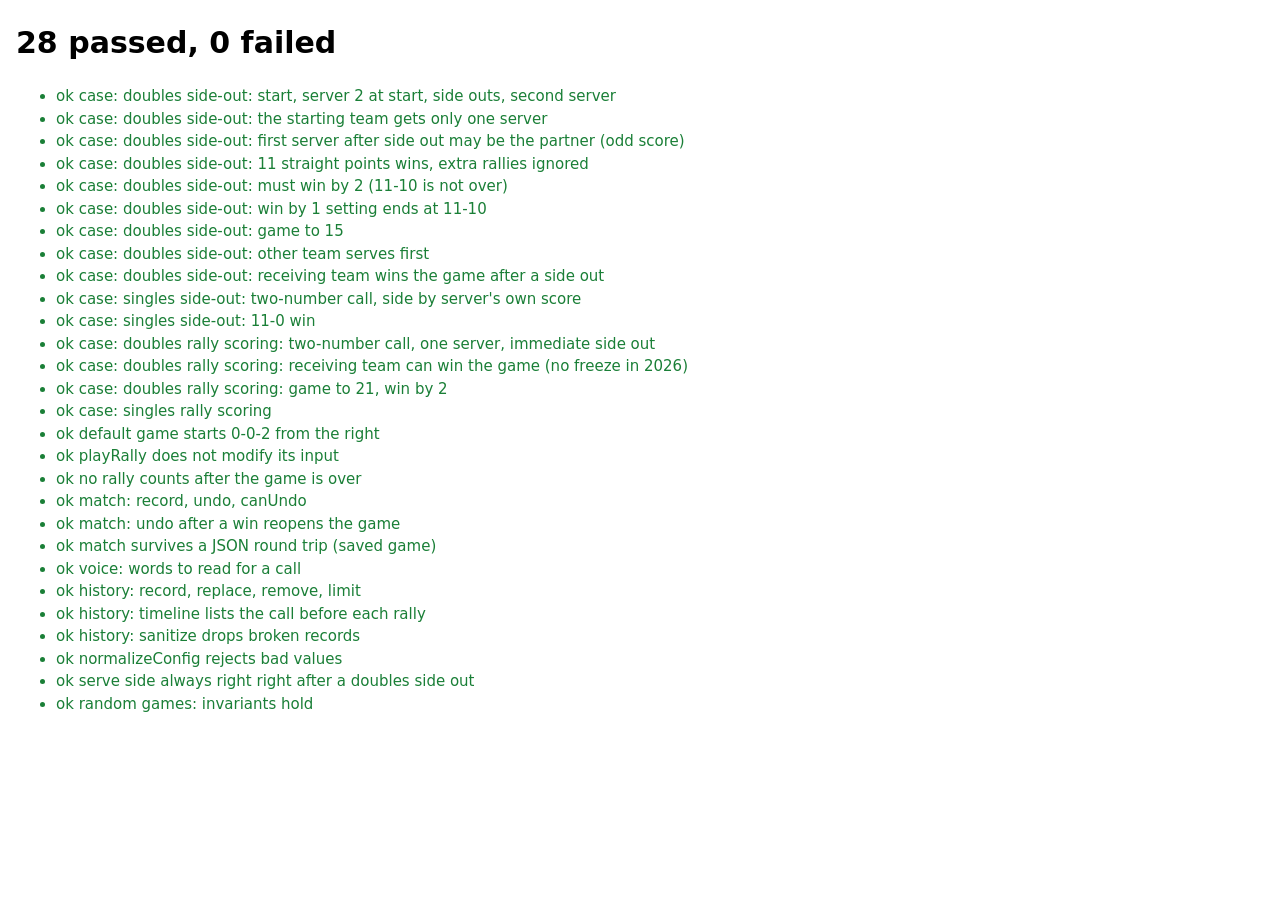
<file: tests/index.html>
<!doctype html>
<html lang="ja">
<head>
<meta charset="utf-8">
<meta name="viewport" content="width=device-width, initial-scale=1">
<title>pickle-score tests</title>
<style>
  body { font: 15px/1.5 system-ui, sans-serif; margin: 16px; }
  .ok { color: #1a7f37; } .fail { color: #cf222e; font-weight: bold; }
  pre { white-space: pre-wrap; margin: 0 0 0 2em; }
</style>
</head>
<body>
<h1 id="summary">running…</h1>
<ul id="list"></ul>
<script type="module">
  import { runAll } from "./core.test.js";
  const data = await (await fetch("./cases.json")).json();
  const results = runAll(data);
  const list = document.getElementById("list");
  for (const r of results) {
    const li = document.createElement("li");
    li.className = r.ok ? "ok" : "fail";
    li.textContent = `${r.ok ? "ok" : "FAIL"} ${r.name}`;
    if (!r.ok) { const pre = document.createElement("pre"); pre.textContent = r.error; li.append(pre); }
    list.append(li);
  }
  const failed = results.filter((r) => !r.ok).length;
  document.getElementById("summary").textContent = `${results.length - failed} passed, ${failed} failed`;
  window.testResults = { total: results.length, failed, results };
</script>
</body>
</html>
</file>
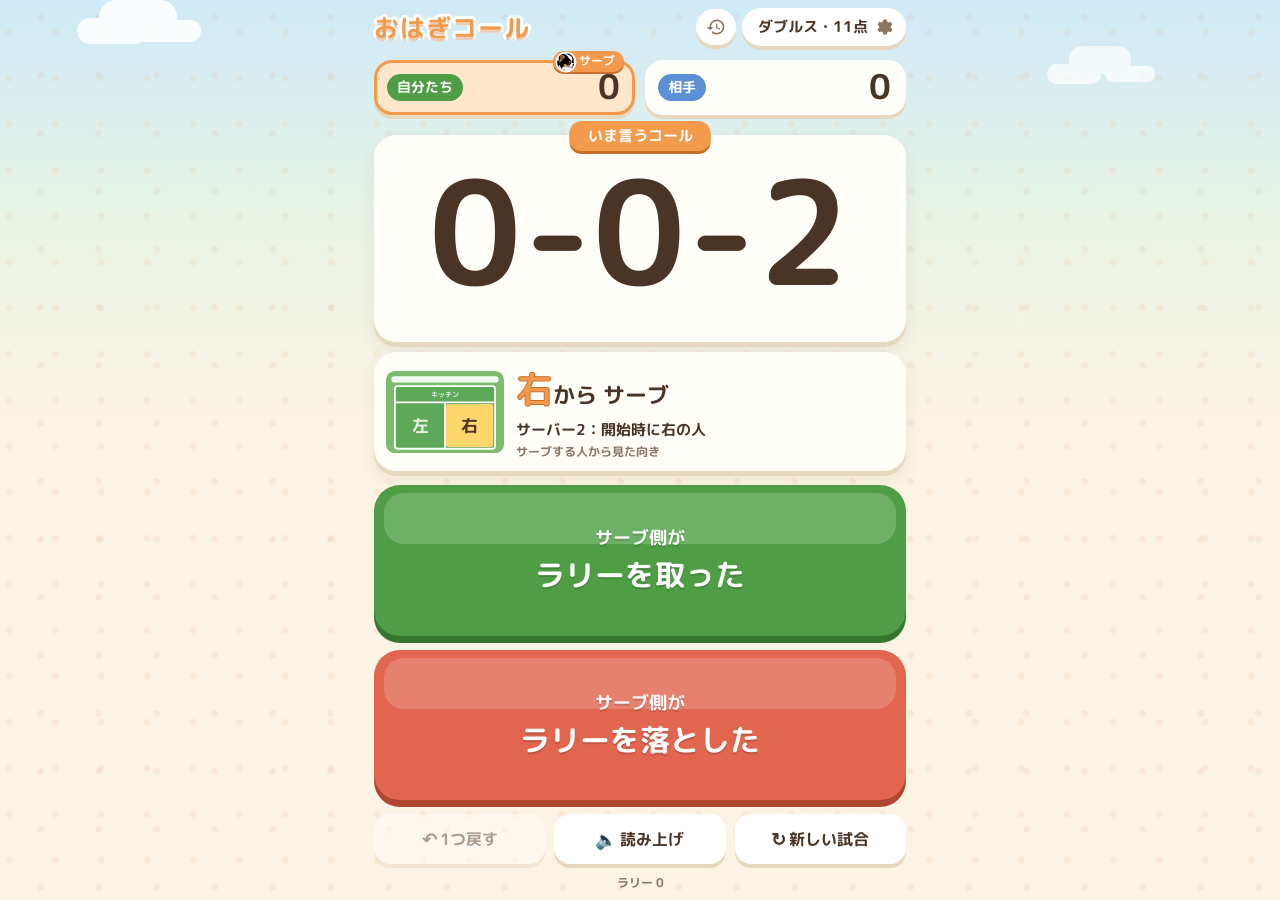
<file: web/index.html>
<!doctype html>
<html lang="ja">
<head>
<meta charset="utf-8">
<meta name="viewport" content="width=device-width, initial-scale=1, viewport-fit=cover">
<title>おはぎコール</title>
<meta name="description" content="ピックルボールのサーブ前のコール（例 4-2-1）をボタンだけで数えて表示します。">
<meta name="theme-color" content="#cfe9f7">
<meta name="apple-mobile-web-app-capable" content="yes">
<meta name="mobile-web-app-capable" content="yes">
<meta name="apple-mobile-web-app-status-bar-style" content="default">
<meta name="apple-mobile-web-app-title" content="おはぎコール">
<meta name="format-detection" content="telephone=no">
<link rel="manifest" href="manifest.webmanifest">
<link rel="icon" href="icons/icon-192.png" type="image/png">
<link rel="apple-touch-icon" href="icons/apple-touch-icon.png">
<link rel="preload" href="fonts/mplus-rounded-bold.woff2" as="font" type="font/woff2" crossorigin>
<link rel="stylesheet" href="style.css">
</head>
<body>
<div class="bg" aria-hidden="true">
  <span class="cloud c1"></span><span class="cloud c2"></span>
</div>
<main class="app">
  <header class="top">
    <h1 class="logo">おはぎコール</h1>
    <button id="historyBtn" class="pill-btn icon-only" type="button" aria-label="試合の履歴">
      <svg class="gear" viewBox="0 0 24 24" aria-hidden="true"><path d="M13 3a9 9 0 0 0-9 9H1l3.9 3.9L9 12H6a7 7 0 1 1 2.05 4.95l-1.42 1.42A9 9 0 1 0 13 3Zm-1 5v5l4.25 2.52.77-1.28-3.52-2.09V8H12Z"/></svg>
    </button>
    <button id="rulesBtn" class="pill-btn" type="button" aria-label="設定を開く">
      <span id="rulesText">ダブルス・11点</span>
      <svg class="gear" viewBox="0 0 24 24" aria-hidden="true"><path d="M12 8.5a3.5 3.5 0 1 0 0 7 3.5 3.5 0 0 0 0-7Zm8.2 4.7-.1-2.4 2-1.6-2-3.4-2.4.8a8 8 0 0 0-2.1-1.2L15.2 3h-4l-.5 2.4a8 8 0 0 0-2.1 1.2l-2.4-.8-2 3.4 2 1.6-.1 1.2.1 1.2-2 1.6 2 3.4 2.4-.8a8 8 0 0 0 2.1 1.2l.5 2.4h4l.5-2.4a8 8 0 0 0 2.1-1.2l2.4.8 2-3.4-2-1.6Z"/></svg>
    </button>
  </header>

  <section class="teams" aria-label="チームの点">
    <div class="team t0" id="team0">
      <span class="team-name" id="teamName0">自分たち</span>
      <span class="team-score" id="teamScore0">0</span>
      <span class="serve-mark" aria-hidden="true"><img class="dogface" src="img/dogs/ohagi_face.png" alt="">サーブ</span>
    </div>
    <div class="team t1" id="team1">
      <span class="team-name" id="teamName1">相手</span>
      <span class="team-score" id="teamScore1">0</span>
      <span class="serve-mark" aria-hidden="true"><img class="dogface" src="img/dogs/ohagi_face.png" alt="">サーブ</span>
    </div>
  </section>

  <section class="card callbox" aria-live="polite">
    <div class="ribbon">いま言うコール</div>
    <div id="call" class="call">0-0-2</div>
    <div class="event-row"><span id="event" class="event" hidden></span></div>
  </section>

  <section class="card serve" aria-label="サーブする位置">
    <svg class="court" viewBox="0 0 132 92" aria-hidden="true">
      <rect x="0" y="0" width="132" height="92" rx="10" class="court-bg"/>
      <rect x="6" y="6" width="120" height="7" rx="3.5" class="net"/>
      <rect x="10" y="17" width="112" height="70" rx="3" class="court-in"/>
      <rect id="courtLeft" x="12" y="37" width="53" height="48" rx="3" class="box"/>
      <rect id="courtRight" x="67" y="37" width="53" height="48" rx="3" class="box"/>
      <line x1="10" y1="35" x2="122" y2="35" class="line"/>
      <line x1="66" y1="35" x2="66" y2="87" class="line"/>
      <text id="labelLeft" x="38.5" y="68" class="box-label">左</text>
      <text id="labelRight" x="93.5" y="68" class="box-label">右</text>
      <text x="66" y="29" class="kitchen-label">キッチン</text>
    </svg>
    <div class="serve-text">
      <div class="serve-main"><strong id="sideText" class="side">右</strong>から サーブ</div>
      <div id="serverText" class="server-text">サーバー2：開始時に右の人</div>
      <div class="hint">サーブする人から見た向き</div>
    </div>
  </section>

  <section class="buttons">
    <button id="wonBtn" class="big won" type="button"><span class="big-sub">サーブ側が</span><span class="big-main">ラリーを取った</span></button>
    <button id="lostBtn" class="big lost" type="button"><span class="big-sub">サーブ側が</span><span class="big-main">ラリーを落とした</span></button>
  </section>

  <footer class="bottom">
    <button id="undoBtn" class="soft" type="button"><span class="ico">↶</span>1つ戻す</button>
    <button id="speakBtn" class="soft" type="button" aria-pressed="false"><span class="ico" id="speakIco">🔈</span><span id="speakText">読み上げ</span></button>
    <button id="newBtn" class="soft" type="button"><span class="ico">↻</span>新しい試合</button>
  </footer>
  <div id="rallyCount" class="rally-count">ラリー 0</div>
</main>

<div id="over" class="over" hidden>
  <div class="over-card" role="dialog" aria-modal="true" aria-labelledby="overTitle">
    <div class="over-banner">ゲームセット！</div>
    <img id="overDog" class="over-dog" src="img/dogs/ohagi.png" alt="">
    <div id="overTitle" class="over-title">自分たちの勝ち</div>
    <div id="overScore" class="over-score">11-7</div>
    <div class="over-actions">
      <button id="overUndo" class="soft" type="button"><span class="ico">↶</span>1つ戻す</button>
      <button id="overNew" class="soft primary" type="button">新しい試合</button>
    </div>
  </div>
</div>

<dialog id="settings" class="sheet">
  <form method="dialog" id="settingsForm">
    <div class="sheet-head">設定</div>

    <div class="group">
      <div class="group-title">人数</div>
      <div class="seg">
        <label><input type="radio" name="players" value="doubles"><span>ダブルス</span></label>
        <label><input type="radio" name="players" value="singles"><span>シングルス</span></label>
      </div>
    </div>
    <div class="group">
      <div class="group-title">得点のしかた</div>
      <div class="seg">
        <label><input type="radio" name="scoring" value="sideout"><span>サーブ側だけ<small>ふつう</small></span></label>
        <label><input type="radio" name="scoring" value="rally"><span>毎ラリー</span></label>
      </div>
    </div>
    <div class="group">
      <div class="group-title">勝ち</div>
      <div class="seg">
        <label><input type="radio" name="target" value="11"><span>11点</span></label>
        <label><input type="radio" name="target" value="15"><span>15点</span></label>
        <label><input type="radio" name="target" value="21"><span>21点</span></label>
      </div>
      <div class="seg">
        <label><input type="radio" name="winBy" value="2"><span>2点差<small>ふつう</small></span></label>
        <label><input type="radio" name="winBy" value="1"><span>1点差</span></label>
      </div>
    </div>
    <div class="group">
      <div class="group-title">最初にサーブするのは</div>
      <div class="seg">
        <label><input type="radio" name="firstServer" value="0"><span>自分たち</span></label>
        <label><input type="radio" name="firstServer" value="1"><span>相手</span></label>
      </div>
      <p class="note">ここまでの設定を変えると、新しい試合になります。</p>
    </div>

    <div class="group">
      <div class="group-title">読み上げの声</div>
      <div class="seg wrap" id="voiceChoices">
        <label><input type="radio" name="voice" value="off"><span>なし</span></label>
        <label><input type="radio" name="voice" value="ja"><span>端末の声</span></label>
        <label><input type="radio" name="voice" value="en"><span>英語の声</span></label>
      </div>
      <p class="note">数字は英語で読みます（0-0-2 は「ゼロ・ゼロ・ツー」）。</p>
    </div>
    <div class="group">
      <div class="group-title">そのほか</div>
      <label class="check"><input type="checkbox" name="vibrate"><span>ボタンを押したら振動</span></label>
      <label class="check"><input type="checkbox" name="wakeLock"><span>画面を消さない</span></label>
      <p id="deviceNote" class="note"></p>
    </div>

    <div class="sheet-actions">
      <button value="cancel" class="soft" type="submit">やめる</button>
      <button value="save" class="soft primary" type="submit">決定</button>
    </div>

    <div class="about">
      <p>ルールは USA Pickleball 公式ルールブック 2026年版にもとづきます。データはこの端末の中だけに保存し、外には送りません。</p>
      <p><a href="privacy.html" target="_blank" rel="noopener">プライバシーポリシー</a>　<a href="support.html" target="_blank" rel="noopener">サポート</a></p>
      <p id="credits">フォント：M PLUS Rounded 1c（SIL Open Font License 1.1）</p>
      <p class="kobo"><img src="img/dogs/ohagi.png" alt=""><img src="img/dogs/kinako.png" alt=""><span>おはぎきなこ工房 <span id="version"></span></span></p>
    </div>
  </form>
</dialog>

<dialog id="history" class="sheet">
  <div class="sheet-head">試合の履歴</div>
  <div class="history-body">
    <p class="note">終わった試合と、途中でやめた試合を新しい順に最大30件まで、この端末に残します。試合を押すと、ラリーごとのコール（サーブ側の点から言う形）を確かめられます。</p>
    <div id="historyList"></div>
    <div class="sheet-actions">
      <button id="historyClear" class="soft" type="button">履歴を消す</button>
      <button id="historyClose" class="soft primary" type="button">閉じる</button>
    </div>
  </div>
</dialog>

<script type="module" src="app.js"></script>
</body>
</html>
</file>
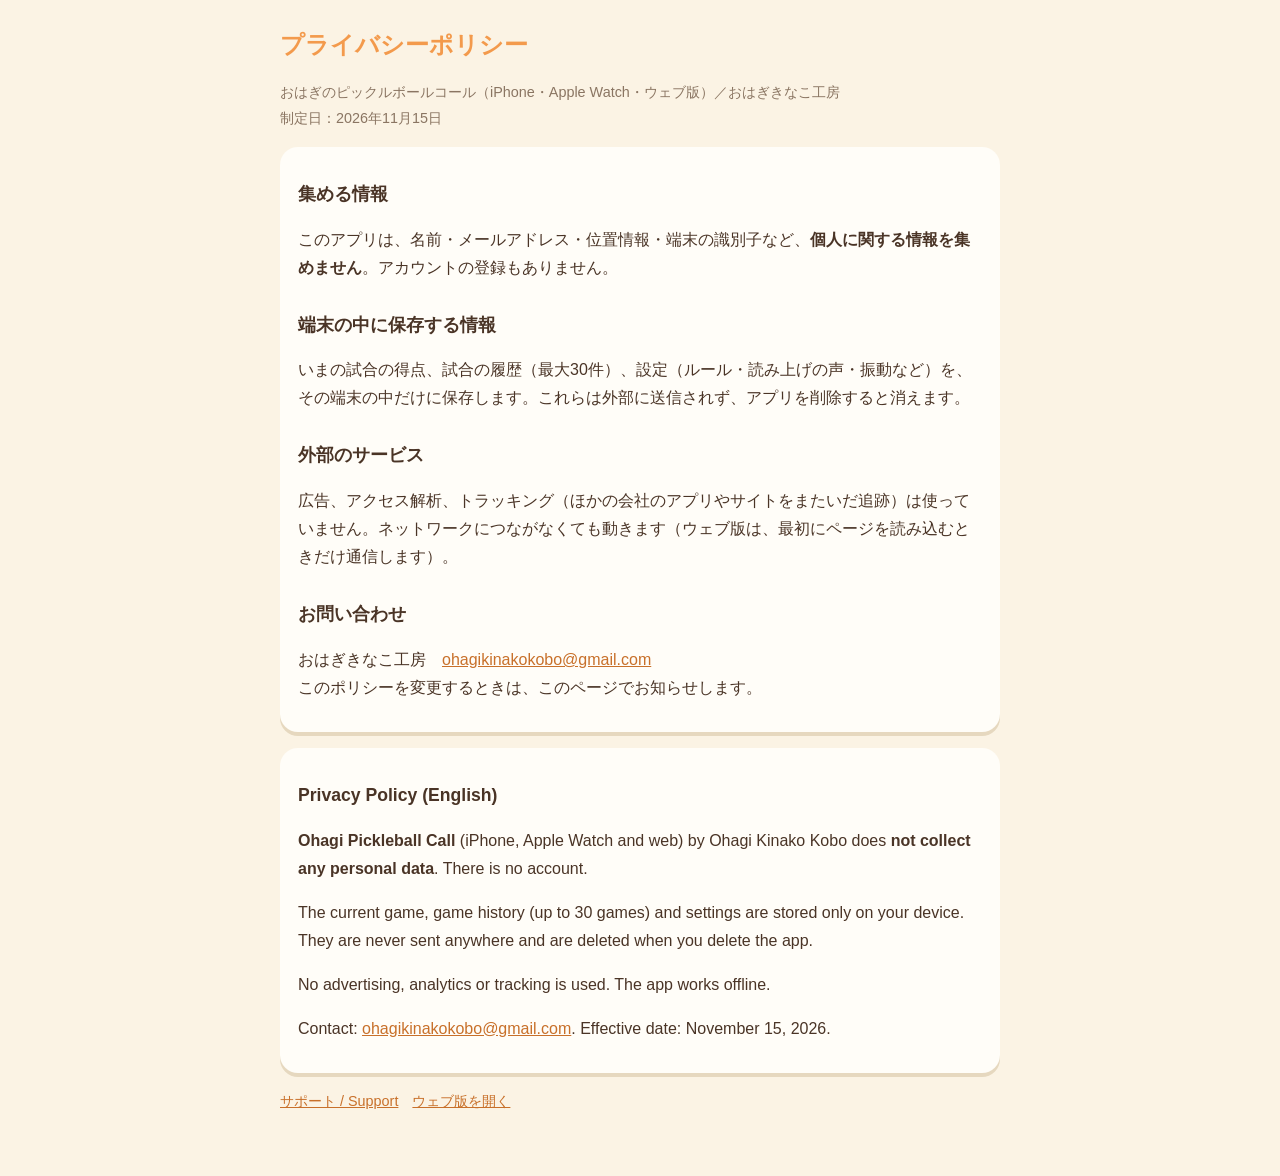
<file: web/privacy.html>
<!doctype html>
<html lang="ja">
<head>
<meta charset="utf-8">
<meta name="viewport" content="width=device-width, initial-scale=1">
<title>プライバシーポリシー｜おはぎのピックルボールコール</title>
<style>
  :root { --bg: #fbf3e4; --card: #fffdf8; --text: #4a3426; --muted: #8a7562; --orange: #f39a4c; --lip: #e6d8bf; }
  body { margin: 0; background: var(--bg); color: var(--text); font: 16px/1.75 -apple-system, BlinkMacSystemFont, "Hiragino Sans", "Yu Gothic UI", "Meiryo", sans-serif; }
  main { max-width: 720px; margin: 0 auto; padding: 24px 16px 48px; }
  h1 { font-size: 1.5rem; color: var(--orange); margin: 0 0 4px; }
  h2 { font-size: 1.1rem; margin: 28px 0 6px; }
  section { background: var(--card); border-radius: 18px; padding: 4px 18px 14px; margin: 16px 0; box-shadow: 0 4px 0 var(--lip); }
  .muted { color: var(--muted); font-size: 0.9rem; }
  a { color: #c8702a; }
</style>
</head>
<body>
<main>
  <h1>プライバシーポリシー</h1>
  <p class="muted">おはぎのピックルボールコール（iPhone・Apple Watch・ウェブ版）／おはぎきなこ工房<br>制定日：2026年11月15日</p>

  <section lang="ja">
    <h2>集める情報</h2>
    <p>このアプリは、名前・メールアドレス・位置情報・端末の識別子など、<strong>個人に関する情報を集めません</strong>。アカウントの登録もありません。</p>
    <h2>端末の中に保存する情報</h2>
    <p>いまの試合の得点、試合の履歴（最大30件）、設定（ルール・読み上げの声・振動など）を、その端末の中だけに保存します。これらは外部に送信されず、アプリを削除すると消えます。</p>
    <h2>外部のサービス</h2>
    <p>広告、アクセス解析、トラッキング（ほかの会社のアプリやサイトをまたいだ追跡）は使っていません。ネットワークにつながなくても動きます（ウェブ版は、最初にページを読み込むときだけ通信します）。</p>
    <h2>お問い合わせ</h2>
    <p>おはぎきなこ工房　<a href="mailto:ohagikinakokobo@gmail.com">ohagikinakokobo@gmail.com</a><br>
    このポリシーを変更するときは、このページでお知らせします。</p>
  </section>

  <section lang="en">
    <h2>Privacy Policy (English)</h2>
    <p><strong>Ohagi Pickleball Call</strong> (iPhone, Apple Watch and web) by Ohagi Kinako Kobo does <strong>not collect any personal data</strong>. There is no account.</p>
    <p>The current game, game history (up to 30 games) and settings are stored only on your device. They are never sent anywhere and are deleted when you delete the app.</p>
    <p>No advertising, analytics or tracking is used. The app works offline.</p>
    <p>Contact: <a href="mailto:ohagikinakokobo@gmail.com">ohagikinakokobo@gmail.com</a>. Effective date: November 15, 2026.</p>
  </section>

  <p class="muted"><a href="support.html">サポート / Support</a>　<a href="./">ウェブ版を開く</a></p>
</main>
</body>
</html>
</file>
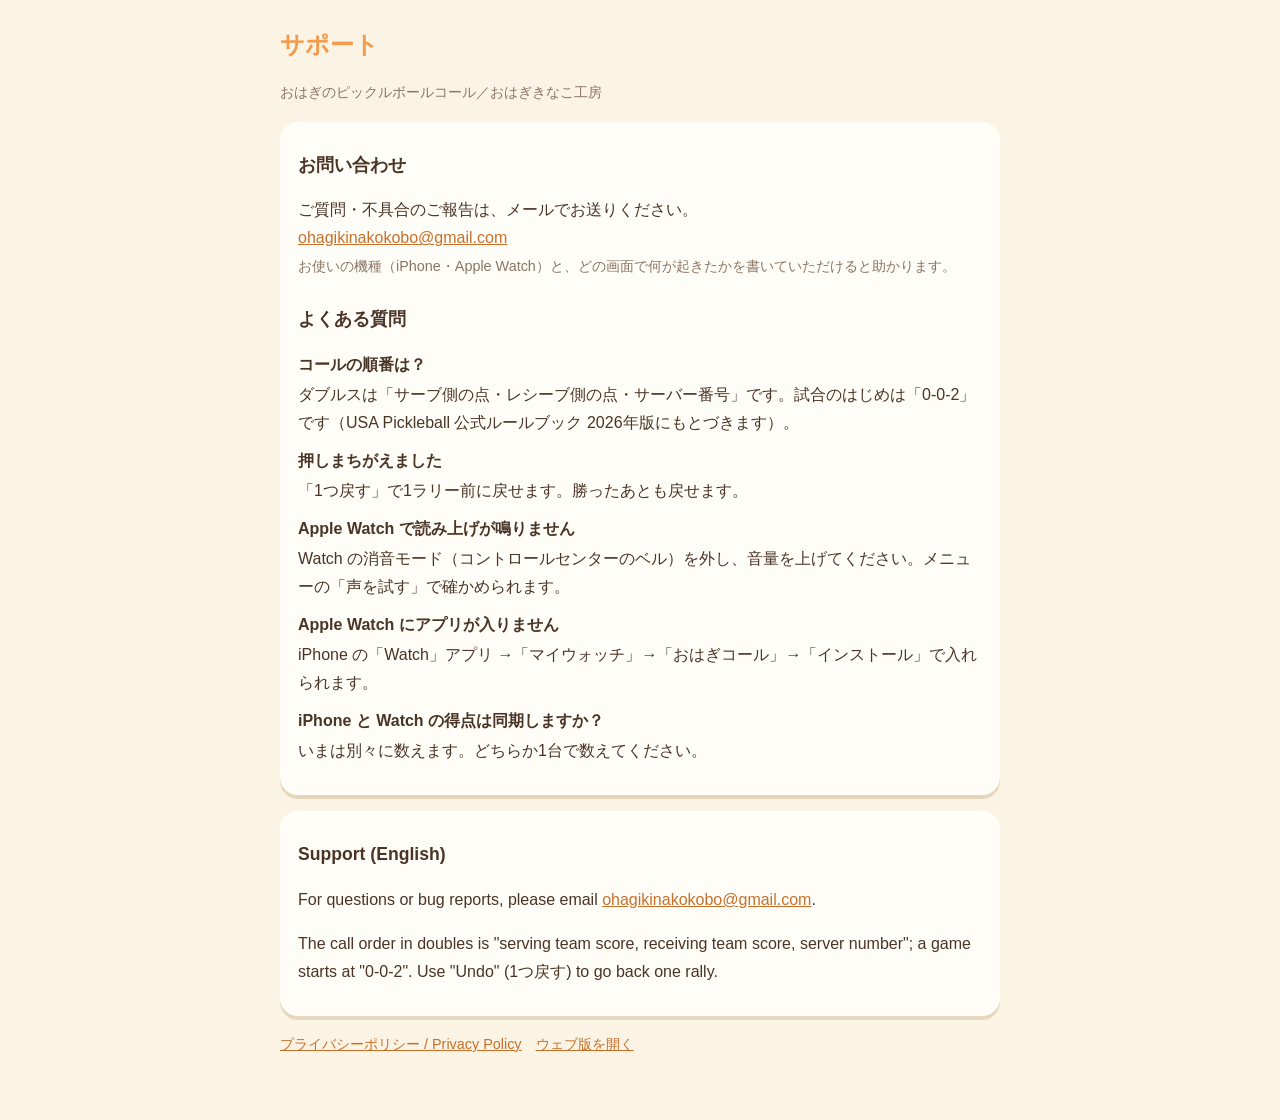
<file: web/support.html>
<!doctype html>
<html lang="ja">
<head>
<meta charset="utf-8">
<meta name="viewport" content="width=device-width, initial-scale=1">
<title>サポート｜おはぎのピックルボールコール</title>
<style>
  :root { --bg: #fbf3e4; --card: #fffdf8; --text: #4a3426; --muted: #8a7562; --orange: #f39a4c; --lip: #e6d8bf; }
  body { margin: 0; background: var(--bg); color: var(--text); font: 16px/1.75 -apple-system, BlinkMacSystemFont, "Hiragino Sans", "Yu Gothic UI", "Meiryo", sans-serif; }
  main { max-width: 720px; margin: 0 auto; padding: 24px 16px 48px; }
  h1 { font-size: 1.5rem; color: var(--orange); margin: 0 0 4px; }
  h2 { font-size: 1.1rem; margin: 24px 0 6px; }
  section { background: var(--card); border-radius: 18px; padding: 4px 18px 14px; margin: 16px 0; box-shadow: 0 4px 0 var(--lip); }
  .muted { color: var(--muted); font-size: 0.9rem; }
  a { color: #c8702a; }
  dt { font-weight: 700; margin-top: 10px; }
  dd { margin: 2px 0 0; }
</style>
</head>
<body>
<main>
  <h1>サポート</h1>
  <p class="muted">おはぎのピックルボールコール／おはぎきなこ工房</p>

  <section lang="ja">
    <h2>お問い合わせ</h2>
    <p>ご質問・不具合のご報告は、メールでお送りください。<br>
    <a href="mailto:ohagikinakokobo@gmail.com?subject=%E3%81%8A%E3%81%AF%E3%81%8E%E3%81%AE%E3%83%94%E3%83%83%E3%82%AF%E3%83%AB%E3%83%9C%E3%83%BC%E3%83%AB%E3%82%B3%E3%83%BC%E3%83%AB">ohagikinakokobo@gmail.com</a><br>
    <span class="muted">お使いの機種（iPhone・Apple Watch）と、どの画面で何が起きたかを書いていただけると助かります。</span></p>

    <h2>よくある質問</h2>
    <dl>
      <dt>コールの順番は？</dt>
      <dd>ダブルスは「サーブ側の点・レシーブ側の点・サーバー番号」です。試合のはじめは「0-0-2」です（USA Pickleball 公式ルールブック 2026年版にもとづきます）。</dd>
      <dt>押しまちがえました</dt>
      <dd>「1つ戻す」で1ラリー前に戻せます。勝ったあとも戻せます。</dd>
      <dt>Apple Watch で読み上げが鳴りません</dt>
      <dd>Watch の消音モード（コントロールセンターのベル）を外し、音量を上げてください。メニューの「声を試す」で確かめられます。</dd>
      <dt>Apple Watch にアプリが入りません</dt>
      <dd>iPhone の「Watch」アプリ →「マイウォッチ」→「おはぎコール」→「インストール」で入れられます。</dd>
      <dt>iPhone と Watch の得点は同期しますか？</dt>
      <dd>いまは別々に数えます。どちらか1台で数えてください。</dd>
    </dl>
  </section>

  <section lang="en">
    <h2>Support (English)</h2>
    <p>For questions or bug reports, please email <a href="mailto:ohagikinakokobo@gmail.com">ohagikinakokobo@gmail.com</a>.</p>
    <p>The call order in doubles is "serving team score, receiving team score, server number"; a game starts at "0-0-2". Use "Undo" (1つ戻す) to go back one rally.</p>
  </section>

  <p class="muted"><a href="privacy.html">プライバシーポリシー / Privacy Policy</a>　<a href="./">ウェブ版を開く</a></p>
</main>
</body>
</html>
</file>
<file: web/style.css>
@font-face {
  font-family: "MPRounded";
  src: url("fonts/mplus-rounded-bold.woff2") format("woff2");
  font-weight: 400 900;
  font-display: swap;
}

:root {
  --sky: #cfe9f7;
  --sky2: #e8f4e6;
  --cream: #fbf3e4;
  --card: #fffdf8;
  --lip: #e6d8bf;
  --text: #4a3426;
  --muted: #8a7562;
  --orange: #f39a4c;
  --orange-lip: #c8702a;
  --orange-soft: #ffe7cc;
  --green: #4f9e45;
  --green-lip: #357530;
  --red: #e2654f;
  --red-lip: #b04532;
  --t0: #4f9e45;
  --t1: #5b8fd6;
  --court: #7dbb6e;
  --court-in: #5ea85a;
  --box-on: #ffd66b;
  color-scheme: light;
}

* { box-sizing: border-box; }
html, body { margin: 0; min-height: 100%; }
body {
  background: var(--cream);
  color: var(--text);
  font-family: "MPRounded", "Hiragino Maru Gothic ProN", "Hiragino Sans", "Yu Gothic UI", "Meiryo", sans-serif;
  font-weight: 700;
  -webkit-text-size-adjust: 100%;
  -webkit-tap-highlight-color: transparent;
  touch-action: manipulation;
  overscroll-behavior: none;
}
button { font: inherit; color: inherit; cursor: pointer; touch-action: manipulation; }

/* soft sky background with a sprinkle of dots */
.bg {
  position: fixed; inset: 0; z-index: -1; overflow: hidden;
  background:
    radial-gradient(circle at 20% 70%, rgba(243,154,76,0.10) 0 3px, transparent 4px) 0 0 / 46px 46px,
    radial-gradient(circle at 70% 30%, rgba(226,101,79,0.08) 0 3px, transparent 4px) 0 0 / 58px 58px,
    linear-gradient(180deg, var(--sky) 0, var(--sky2) 210px, var(--cream) 420px);
}
.cloud {
  position: absolute; background: #fff; border-radius: 999px; opacity: 0.9;
  box-shadow: 26px -14px 0 4px #fff, 56px 0 0 -2px #fff;
}
.cloud.c1 { width: 70px; height: 26px; top: 18px; left: 6%; }
.cloud.c2 { width: 54px; height: 20px; top: 64px; right: 14%; opacity: 0.75; }

.app {
  display: flex; flex-direction: column; gap: 10px;
  min-height: 100dvh; max-width: 560px; margin: 0 auto;
  padding: calc(env(safe-area-inset-top) + 8px) calc(env(safe-area-inset-right) + 14px) calc(env(safe-area-inset-bottom) + 8px) calc(env(safe-area-inset-left) + 14px);
  user-select: none; -webkit-user-select: none;
}

/* header */
.top { display: flex; justify-content: space-between; align-items: center; gap: 8px; }
.logo {
  margin: 0; font-size: 1.55rem; font-weight: 900; letter-spacing: 0.04em;
  color: var(--orange);
  -webkit-text-stroke: 6px #fff; paint-order: stroke fill;
  text-shadow: 0 3px 0 rgba(200,112,42,0.35);
}
.pill-btn {
  display: inline-flex; align-items: center; gap: 6px;
  border: none; background: #fff; border-radius: 999px;
  padding: 8px 12px 8px 16px; font-size: 0.95rem; font-weight: 800;
  box-shadow: 0 4px 0 var(--lip);
}
.pill-btn:active { transform: translateY(3px); box-shadow: 0 1px 0 var(--lip); }
.gear { width: 20px; height: 20px; fill: var(--muted); }

/* cards */
.card {
  position: relative;
  background: var(--card);
  border-radius: 22px;
  box-shadow: 0 5px 0 var(--lip), 0 8px 18px rgba(74,52,38,0.08);
}

.teams { display: grid; grid-template-columns: 1fr 1fr; gap: 10px; margin-top: 4px; }
.team {
  position: relative;
  display: flex; align-items: center; justify-content: space-between;
  background: var(--card);
  border: 3px solid transparent;
  border-radius: 18px;
  padding: 6px 12px 6px 10px;
  box-shadow: 0 4px 0 var(--lip);
}
.team-name {
  font-size: 0.9rem; font-weight: 800; color: #fff;
  border-radius: 999px; padding: 3px 10px;
}
.t0 .team-name { background: var(--t0); }
.t1 .team-name { background: var(--t1); }
.team-score { font-size: 2.1rem; font-weight: 900; line-height: 1.1; font-variant-numeric: tabular-nums; }
.serve-mark {
  visibility: hidden;
  position: absolute; top: -12px; right: 8px;
  display: inline-flex; align-items: center; gap: 4px;
  background: var(--orange); color: #fff;
  font-size: 0.72rem; font-weight: 900;
  border-radius: 999px; padding: 2px 9px 2px 4px;
  box-shadow: 0 2px 0 var(--orange-lip);
}
.team.serving { border-color: var(--orange); background: var(--orange-soft); }
.team.serving .serve-mark { visibility: visible; }

/* the call */
.callbox { text-align: center; padding: 20px 8px 6px; margin-top: 10px; }
.ribbon {
  position: absolute; top: -14px; left: 50%; transform: translateX(-50%);
  background: var(--orange); color: #fff;
  font-size: 0.95rem; font-weight: 900; white-space: nowrap;
  padding: 4px 18px; border-radius: 12px;
  box-shadow: 0 3px 0 var(--orange-lip);
}
.call {
  font-size: min(25vw, 9rem);
  font-weight: 900;
  line-height: 1.05;
  letter-spacing: 0.01em;
  font-variant-numeric: tabular-nums;
}
.call { white-space: nowrap; }
.call.len6 { font-size: min(20vw, 7.4rem); }
.call.len7 { font-size: min(17vw, 6.4rem); }
.call.len8 { font-size: min(15vw, 5.6rem); }
.call.bump { animation: bump 0.25s ease-out; }
@keyframes bump { 0% { transform: scale(0.94); } 60% { transform: scale(1.03); } 100% { transform: scale(1); } }
.event-row { min-height: 30px; display: flex; justify-content: center; align-items: center; }
.event {
  display: inline-block;
  font-size: 0.95rem; font-weight: 900;
  color: #fff; background: var(--green);
  border-radius: 999px; padding: 3px 14px;
  animation: pop 0.3s ease-out;
}
.event[hidden] { display: none; }
.event.change { background: var(--red); }
.event.info { background: var(--muted); }
@keyframes pop { 0% { transform: scale(0.6); opacity: 0; } 70% { transform: scale(1.08); opacity: 1; } 100% { transform: scale(1); } }

/* serve position */
.serve { display: flex; align-items: center; gap: 12px; padding: 10px 12px; }
.court { width: 118px; flex: none; }
.court-bg { fill: var(--court); }
.court-in { fill: var(--court-in); stroke: #fff; stroke-width: 2; }
.net { fill: #fff; opacity: 0.9; }
.line { stroke: #fff; stroke-width: 2; }
.box { fill: transparent; transition: fill 0.2s; }
.box.on { fill: var(--box-on); }
.box-label { font-family: inherit; font-size: 19px; font-weight: 900; text-anchor: middle; fill: rgba(255,255,255,0.85); }
.box-label.on { fill: var(--text); }
.kitchen-label { font-family: inherit; font-size: 8px; font-weight: 800; text-anchor: middle; fill: rgba(255,255,255,0.85); }
.serve-text { min-width: 0; }
.serve-main { font-size: 1.35rem; font-weight: 900; }
.side { font-size: 2.3rem; color: var(--orange); -webkit-text-stroke: 1px var(--orange-lip); }
.server-text { font-size: 0.95rem; color: var(--text); margin-top: 2px; }
.hint { font-size: 0.75rem; color: var(--muted); margin-top: 2px; }

/* big buttons */
.buttons { display: grid; grid-template-rows: 1fr 1fr; gap: 14px; flex: 1; min-height: 250px; margin-top: 4px; }
.big {
  position: relative; overflow: hidden;
  display: flex; flex-direction: column; align-items: center; justify-content: center; gap: 2px;
  border: none; border-radius: 26px; color: #fff;
  text-shadow: 0 2px 0 rgba(0,0,0,0.15);
}
.big::before {
  content: ""; position: absolute; left: 10px; right: 10px; top: 8px; height: 34%;
  border-radius: 20px; background: rgba(255,255,255,0.18);
}
.big-sub { font-size: 1.15rem; font-weight: 800; opacity: 0.95; }
.big-main { font-size: 1.85rem; font-weight: 900; }
.big.won { background: var(--green); box-shadow: 0 7px 0 var(--green-lip); }
.big.lost { background: var(--red); box-shadow: 0 7px 0 var(--red-lip); }
.big:active { transform: translateY(5px); }
.big.won:active { box-shadow: 0 2px 0 var(--green-lip); }
.big.lost:active { box-shadow: 0 2px 0 var(--red-lip); }
.big:disabled { filter: grayscale(0.6); opacity: 0.45; }

/* small buttons */
.bottom { display: grid; grid-template-columns: 1fr 1fr 1fr; gap: 9px; margin-top: 4px; }
.soft {
  display: inline-flex; align-items: center; justify-content: center; gap: 5px;
  border: none; background: #fff; border-radius: 16px;
  padding: 11px 6px; min-height: 50px;
  font-size: 0.98rem; font-weight: 800; white-space: nowrap;
  box-shadow: 0 4px 0 var(--lip);
}
.bottom .soft { font-size: clamp(0.8rem, 3.9vw, 0.98rem); gap: 3px; padding: 11px 4px; }
.soft:active { transform: translateY(3px); box-shadow: 0 1px 0 var(--lip); }
.soft:disabled { opacity: 0.45; }
.soft.primary { background: var(--orange); color: #fff; box-shadow: 0 4px 0 var(--orange-lip); }
.soft.primary:active { box-shadow: 0 1px 0 var(--orange-lip); }
.soft[aria-pressed="true"] { background: var(--orange-soft); }
.ico { font-size: 1.1rem; }
.rally-count { text-align: center; font-size: 0.78rem; color: var(--muted); }

/* game over */
.over {
  position: fixed; inset: 0; z-index: 10;
  background: rgba(74, 52, 38, 0.45);
  display: flex; align-items: center; justify-content: center; padding: 20px;
}
.over[hidden] { display: none; }
.over-card {
  position: relative;
  background: var(--card); border-radius: 26px;
  padding: 34px 18px 18px; width: min(100%, 400px); text-align: center;
  box-shadow: 0 6px 0 var(--lip);
  animation: pop 0.35s ease-out;
}
.over-banner {
  position: absolute; top: -20px; left: 50%; transform: translateX(-50%) rotate(-3deg);
  background: var(--orange); color: #fff; white-space: nowrap;
  font-size: 1.5rem; font-weight: 900; padding: 6px 22px; border-radius: 14px;
  box-shadow: 0 4px 0 var(--orange-lip);
}
.over-title { font-size: 1.8rem; font-weight: 900; margin: 8px 0 0; }
.over-score { font-size: 3.6rem; font-weight: 900; font-variant-numeric: tabular-nums; color: var(--orange); }
.over-actions { display: grid; grid-template-columns: 1fr 1fr; gap: 10px; margin-top: 10px; }

/* settings */
.sheet {
  border: none; border-radius: 26px; padding: 0;
  width: min(calc(100% - 20px), 520px); max-height: calc(100dvh - 20px);
  background: var(--cream); color: var(--text);
}
.sheet::backdrop { background: rgba(74, 52, 38, 0.45); }
.sheet form { padding: 0 14px 14px; }
.sheet-head {
  position: sticky; top: 0; z-index: 1;
  margin: 0 -14px 6px; padding: 14px; text-align: center;
  background: var(--orange); color: #fff; font-size: 1.25rem; font-weight: 900;
}
.group { background: var(--card); border-radius: 18px; padding: 10px 12px; margin: 10px 0; box-shadow: 0 3px 0 var(--lip); }
.group-title { font-size: 0.95rem; font-weight: 900; margin-bottom: 6px; }
.seg { display: flex; gap: 6px; margin: 4px 0; }
.seg.wrap { flex-wrap: wrap; }
.seg label { flex: 1 1 0; min-width: 0; }
.seg.wrap label { flex: 1 1 30%; }
.seg input, .check input { position: absolute; opacity: 0; pointer-events: none; }
.seg span {
  display: flex; flex-direction: column; align-items: center; justify-content: center;
  min-height: 46px; padding: 4px 6px; text-align: center;
  border-radius: 14px; background: #f2e9d8; color: var(--muted);
  font-size: 0.98rem; font-weight: 800; line-height: 1.2;
}
.seg span small { font-size: 0.7rem; font-weight: 800; }
.seg input:checked + span { background: var(--orange); color: #fff; box-shadow: 0 3px 0 var(--orange-lip); }
.seg input:focus-visible + span, .check input:focus-visible + span { outline: 3px solid var(--t1); }
.check { display: flex; align-items: center; min-height: 44px; }
.check span { display: flex; align-items: center; gap: 10px; font-size: 1rem; }
.check span::before {
  content: ""; width: 26px; height: 26px; flex: none; border-radius: 8px;
  background: #f2e9d8; box-shadow: inset 0 2px 0 rgba(0,0,0,0.06);
}
.check input:checked + span::before {
  background: var(--green) url("data:image/svg+xml,%3Csvg xmlns='http://www.w3.org/2000/svg' viewBox='0 0 24 24'%3E%3Cpath d='M5 12.5l4.5 4.5L19 7.5' fill='none' stroke='white' stroke-width='3.2' stroke-linecap='round' stroke-linejoin='round'/%3E%3C/svg%3E") center / 20px no-repeat;
}
.note { color: var(--muted); font-size: 0.8rem; margin: 6px 2px 0; font-weight: 700; }
.sheet-actions { display: grid; grid-template-columns: 1fr 1fr; gap: 10px; margin: 14px 0 6px; }
.about { font-size: 0.75rem; color: var(--muted); font-weight: 700; padding: 4px 4px 0; }
.about p { margin: 6px 0; }

@media (max-height: 700px) {
  .call { font-size: min(20vw, 6.4rem); }
  .team-score { font-size: 1.7rem; }
  .buttons { min-height: 200px; }
  .court { width: 96px; }
  .big-main { font-size: 1.6rem; }
}

/* ---- dogs (Ohagi Kinako Kobo) ---- */
.dogface {
  width: 18px; height: 18px; border-radius: 50%;
  background: #fff; object-fit: cover; margin: -2px 0;
  box-shadow: 0 0 0 1.5px #fff;
}
.over-dog {
  display: block; height: 104px; width: auto; margin: 6px auto -4px;
  animation: hop 0.9s ease-in-out infinite;
  filter: drop-shadow(0 6px 4px rgba(74,52,38,0.18));
}
@keyframes hop {
  0%, 100% { transform: translateY(0) rotate(-2deg); }
  45% { transform: translateY(-14px) rotate(3deg); }
  60% { transform: translateY(-10px) rotate(2deg); }
}
.kobo { display: flex; align-items: flex-end; gap: 4px; }
.kobo img { height: 40px; width: auto; }
.kobo span { margin-left: 6px; padding-bottom: 4px; }

/* ---- history ---- */
.pill-btn.icon-only { padding: 8px 10px; margin-left: auto; }
.top { gap: 6px; }
.history-body { padding: 0 14px 14px; }
.hist-item { background: var(--card); border-radius: 16px; margin: 10px 0; box-shadow: 0 3px 0 var(--lip); }
.hist-item summary {
  list-style: none; cursor: pointer;
  display: grid; grid-template-columns: 1fr auto; gap: 2px 8px; align-items: center;
  padding: 10px 12px;
}
.hist-item summary::-webkit-details-marker { display: none; }
.hist-when { font-size: 0.8rem; color: var(--muted); }
.hist-rules { font-size: 0.8rem; color: var(--muted); text-align: right; }
.hist-result { font-size: 1.05rem; font-weight: 900; }
.hist-score { font-size: 1.5rem; font-weight: 900; text-align: right; font-variant-numeric: tabular-nums; color: var(--orange); }
.hist-item.unfinished .hist-score { color: var(--muted); }
.hist-rows { margin: 0; padding: 0 12px 12px; list-style: none; font-variant-numeric: tabular-nums; }
.hist-rows li {
  display: grid; grid-template-columns: 1.6em 4.2em 1fr; gap: 4px; align-items: center;
  padding: 5px 0; border-top: 1px dashed var(--lip); font-size: 0.92rem;
}
.hist-rows .n { color: var(--muted); font-size: 0.8rem; }
.hist-rows .c { font-weight: 900; }
.hist-rows .r { font-size: 0.84rem; }
.hist-rows .r.w { color: var(--green); }
.hist-rows .r.l { color: var(--red); }
.hist-empty { text-align: center; color: var(--muted); padding: 24px 0; }
</file>
